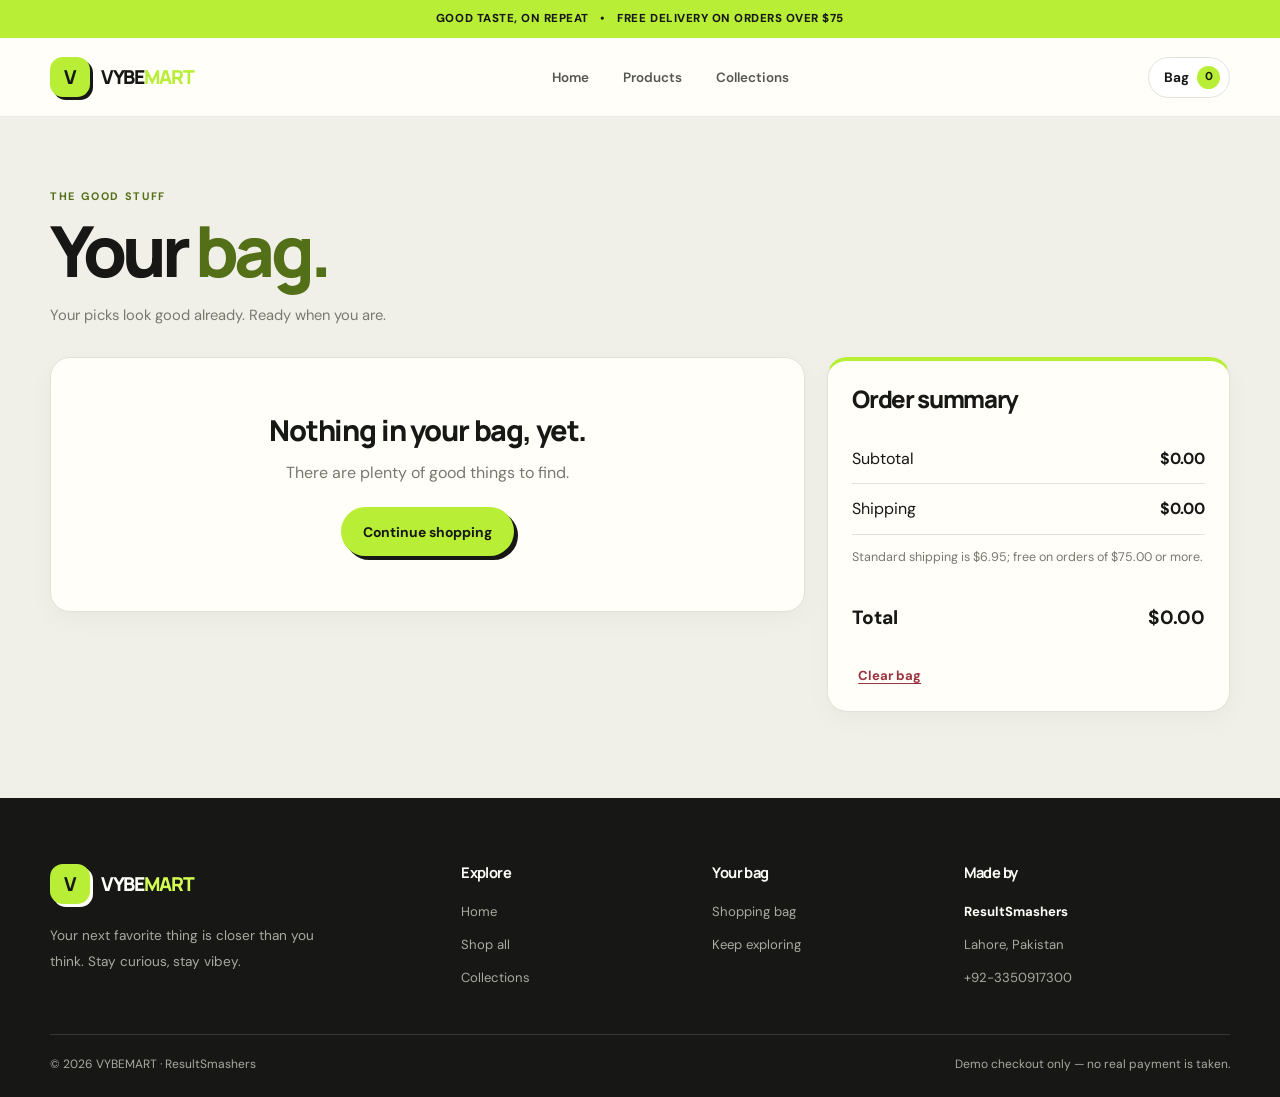
<file: cart.html>
<!doctype html>
<html lang="en">
<head>
  <meta charset="utf-8">
  <meta name="viewport" content="width=device-width, initial-scale=1">
  <meta name="theme-color" content="#151515">
  <meta name="description" content="Review your VYBEMART finds and complete a simulated checkout demonstration.">
  <title>Your bag — VYBEMART</title>
  <link rel="preconnect" href="https://fonts.googleapis.com">
  <link rel="preconnect" href="https://fonts.gstatic.com" crossorigin>
  <link href="https://fonts.googleapis.com/css2?family=DM+Sans:wght@400;500;600;700&family=Manrope:wght@500;600;700;800&display=swap" rel="stylesheet">
  <link rel="stylesheet" href="css/style.css">
  <script src="https://code.jquery.com/jquery-3.7.1.min.js" defer></script>
  <script src="js/store.js" defer></script>
  <script src="js/ui.js" defer></script>
</head>
<body data-page="cart">
  <div class="announcement-bar"><p>GOOD TASTE, ON REPEAT <span>•</span> FREE DELIVERY ON ORDERS OVER $75</p></div>
  <header class="site-header"><div class="container navbar">
    <a class="logo" href="index.html" aria-label="VYBEMART home"><span class="logo-icon">V</span><span>VYBE<span class="logo-accent">MART</span></span></a>
    <nav class="main-nav" aria-label="Main navigation"><a class="nav-link" href="index.html">Home</a><a class="nav-link" href="products.html">Products</a><a class="nav-link" href="index.html#categories">Collections</a></nav>
    <div class="nav-actions"><a class="cart-button" href="cart.html" aria-current="page" aria-label="Shopping cart, 0 items">Bag <span class="cart-count" data-cart-count aria-live="polite">0</span></a></div>
  </div></header>
  <main class="cart-page-section"><div class="container">
    <div class="cart-page-heading"><span class="eyebrow">THE GOOD STUFF</span><h1>Your <span class="text-accent">bag.</span></h1><p class="section-description">Your picks look good already. Ready when you are.</p></div>
    <div class="cart-layout">
      <div><div class="cart-items" data-cart-items aria-live="polite"></div><div class="empty-cart" data-empty-cart hidden><h2>Nothing in your bag, yet.</h2><p>There are plenty of good things to find.</p><a class="btn btn-primary" href="products.html">Continue shopping</a></div>
        <form class="checkout-form" data-checkout-form novalidate>
          <h2>Delivery details</h2><p class="checkout-notice">VYBEMART checkout demo. No payment is taken and your details are not saved.</p>
          <div class="checkout-grid">
            <div class="form-field"><label for="customer-name">Full name</label><input id="customer-name" name="name" type="text" autocomplete="name" minlength="2" maxlength="80" required aria-describedby="error-name"><span class="form-error" id="error-name"></span></div>
            <div class="form-field"><label for="customer-email">Email address</label><input id="customer-email" name="email" type="email" autocomplete="email" maxlength="254" required aria-describedby="error-email"><span class="form-error" id="error-email"></span></div>
            <div class="form-field"><label for="customer-phone">Phone number</label><input id="customer-phone" name="phone" type="tel" autocomplete="tel" inputmode="tel" maxlength="24" required aria-describedby="error-phone"><span class="form-error" id="error-phone"></span></div>
            <div class="form-field"><label for="customer-city">City</label><input id="customer-city" name="city" type="text" autocomplete="address-level2" maxlength="80" required aria-describedby="error-city"><span class="form-error" id="error-city"></span></div>
            <div class="form-field full-width"><label for="customer-address">Delivery address</label><textarea id="customer-address" name="address" autocomplete="street-address" minlength="5" maxlength="240" required aria-describedby="error-address"></textarea><span class="form-error" id="error-address"></span></div>
            <div class="form-field"><label for="customer-postal">Postal code</label><input id="customer-postal" name="postal" autocomplete="postal-code" maxlength="16" required aria-describedby="error-postal"><span class="form-error" id="error-postal"></span></div>
            <div class="form-field"><label for="payment-method">Payment method</label><select id="payment-method" name="payment" required aria-describedby="error-payment"><option value="">Choose a demo option</option><option value="card">Card (simulation only)</option><option value="cash">Cash on delivery (simulation)</option></select><span class="form-error" id="error-payment"></span></div>
          </div>
          <button class="btn btn-primary checkout-submit" type="submit">Place demo order</button>
        </form>
        <p class="checkout-message" data-checkout-message role="status" aria-live="polite" hidden></p>
      </div>
      <aside class="cart-summary" aria-label="Order summary"><h2>Order summary</h2><div class="cart-total-row"><span>Subtotal</span><strong data-subtotal>$0.00</strong></div><div class="cart-total-row"><span>Shipping</span><strong data-shipping>$0.00</strong></div><p class="shipping-note" data-shipping-note>Free shipping on orders of $75 or more.</p><div class="cart-total-row grand-total"><span>Total</span><strong data-total>$0.00</strong></div><button class="clear-cart" type="button" data-clear-cart>Clear bag</button></aside>
    </div>
  </div></main>
  <footer class="site-footer"><div class="container"><div class="footer-grid"><div class="footer-brand"><a class="logo footer-logo" href="index.html"><span class="logo-icon">V</span><span>VYBE<span class="logo-accent">MART</span></span></a><p>Your next favorite thing is closer than you think. Stay curious, stay vibey.</p></div><div class="footer-column"><h3>Explore</h3><a href="index.html">Home</a><a href="products.html">Shop all</a><a href="index.html#categories">Collections</a></div><div class="footer-column"><h3>Your bag</h3><a href="cart.html">Shopping bag</a><a href="products.html">Keep exploring</a></div><div class="footer-column"><h3>Made by</h3><p><strong>ResultSmashers</strong></p><p>Lahore, Pakistan</p><a href="tel:+923350917300">+92-3350917300</a></div></div><div class="footer-bottom"><p>© 2026 VYBEMART · ResultSmashers</p><p>Demo checkout only — no real payment is taken.</p></div></div></footer>
  <div class="toast" role="status" aria-live="polite" aria-atomic="true" hidden></div>
</body>
</html>
</file>
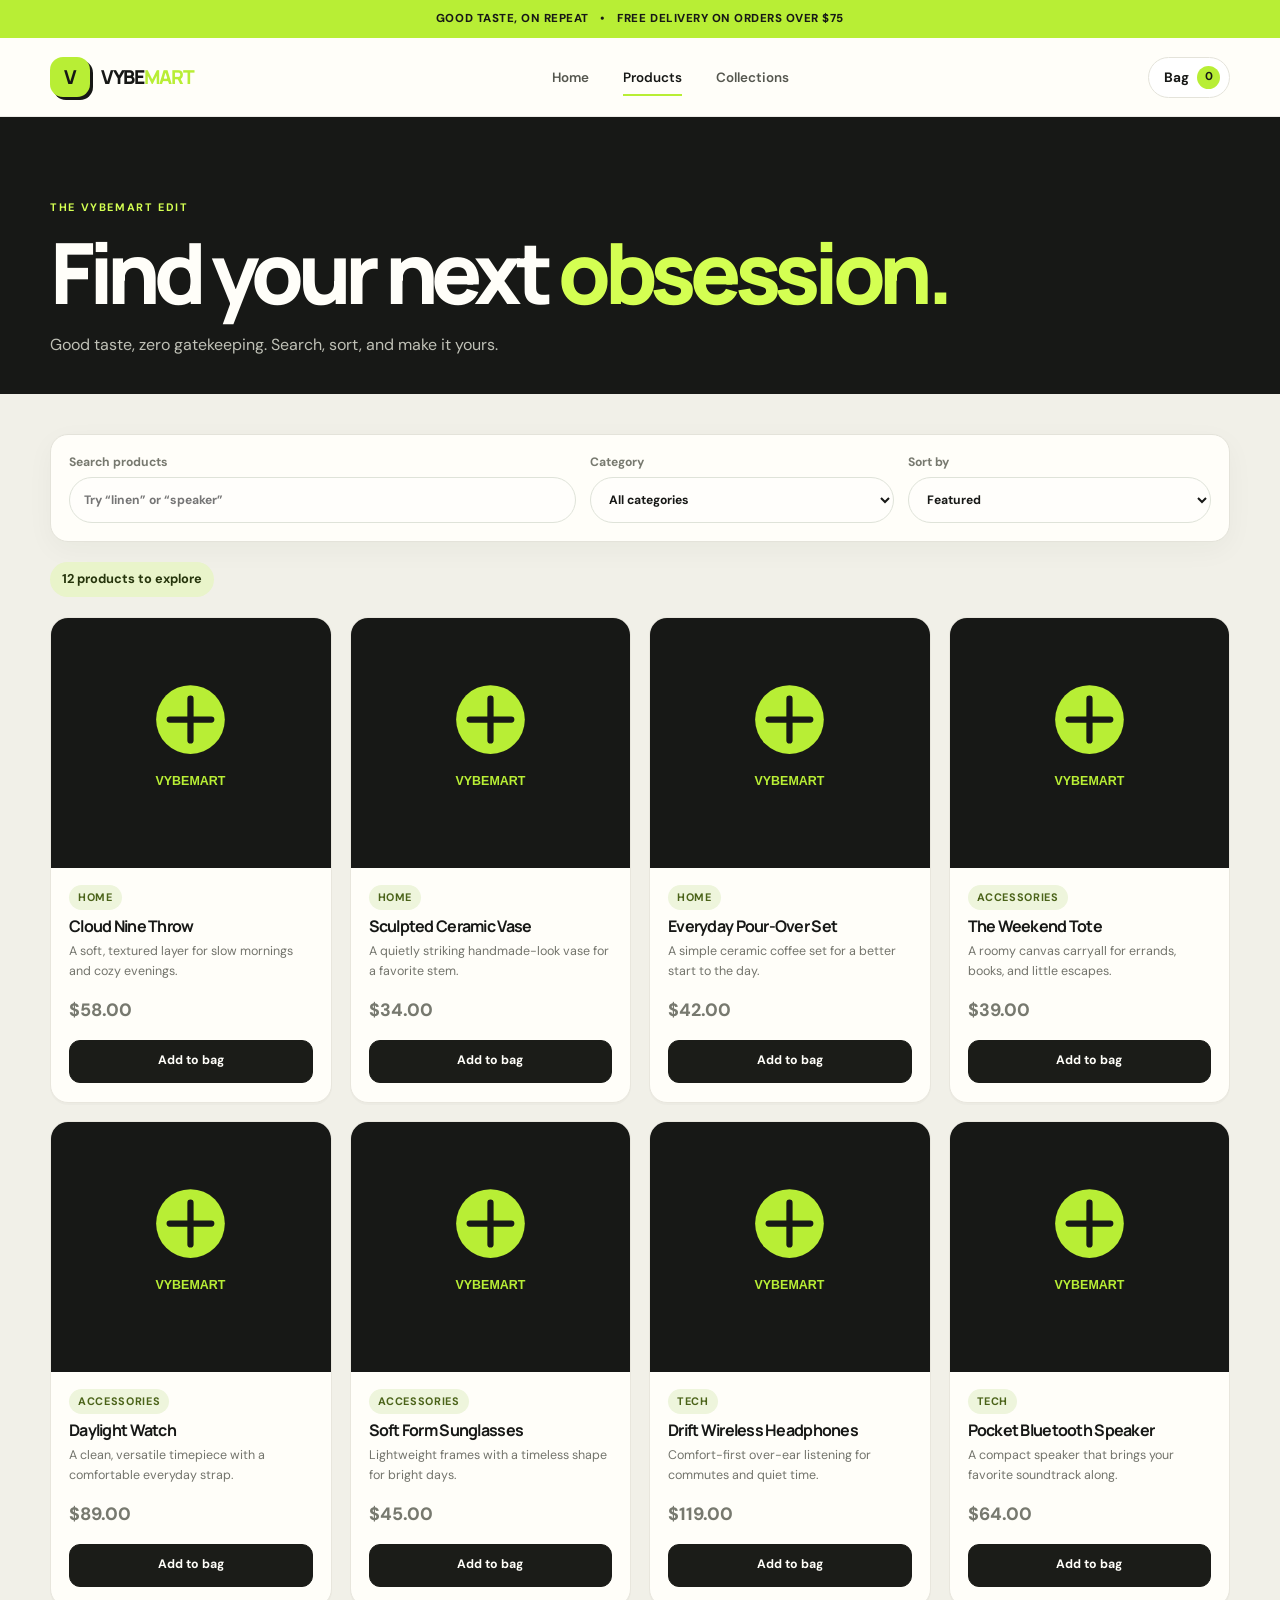
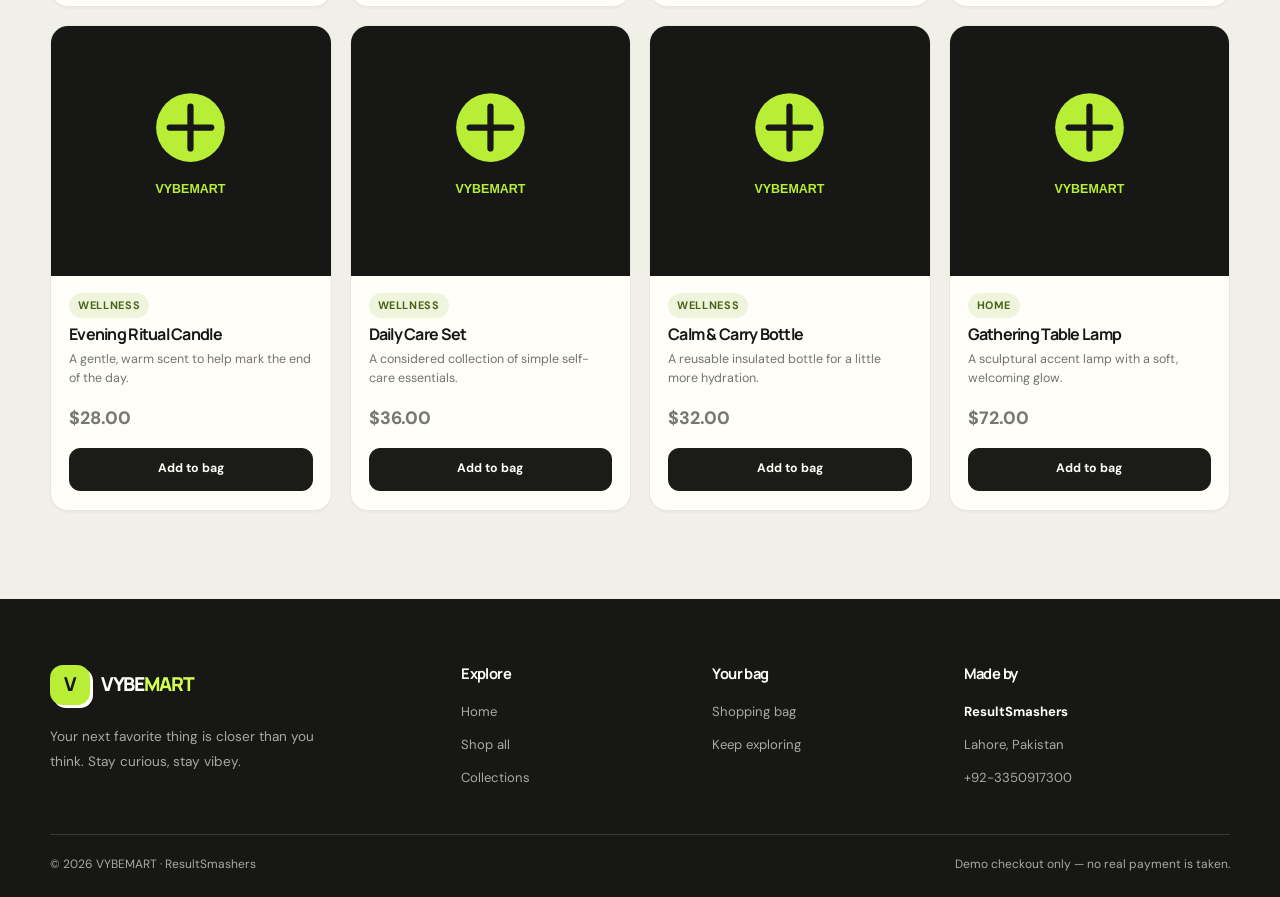
<file: products.html>
<!doctype html>
<html lang="en">
<head>
  <meta charset="utf-8">
  <meta name="viewport" content="width=device-width, initial-scale=1">
  <meta name="theme-color" content="#151515">
  <meta name="description" content="Shop the VYBEMART edit: style, home, tech, and wellness finds for your everyday.">
  <title>Shop the edit — VYBEMART</title>
  <link rel="preconnect" href="https://fonts.googleapis.com">
  <link rel="preconnect" href="https://fonts.gstatic.com" crossorigin>
  <link href="https://fonts.googleapis.com/css2?family=DM+Sans:wght@400;500;600;700&family=Manrope:wght@500;600;700;800&display=swap" rel="stylesheet">
  <link rel="stylesheet" href="css/style.css">
  <script src="https://code.jquery.com/jquery-3.7.1.min.js" defer></script>
  <script src="js/store.js" defer></script>
  <script src="js/ui.js" defer></script>
</head>
<body data-page="products">
  <div class="announcement-bar"><p>GOOD TASTE, ON REPEAT <span>•</span> FREE DELIVERY ON ORDERS OVER $75</p></div>
  <header class="site-header"><div class="container navbar">
    <a class="logo" href="index.html" aria-label="VYBEMART home"><span class="logo-icon">V</span><span>VYBE<span class="logo-accent">MART</span></span></a>
    <nav class="main-nav" aria-label="Main navigation"><a class="nav-link" href="index.html">Home</a><a class="nav-link active" href="products.html" aria-current="page">Products</a><a class="nav-link" href="index.html#categories">Collections</a></nav>
    <div class="nav-actions"><a class="cart-button" href="cart.html" aria-label="Shopping cart, 0 items">Bag <span class="cart-count" data-cart-count aria-live="polite">0</span></a></div>
  </div></header>
  <main>
    <section class="page-intro"><div class="container"><span class="eyebrow">THE VYBEMART EDIT</span><h1>Find your next <span class="text-accent">obsession.</span></h1><p>Good taste, zero gatekeeping. Search, sort, and make it yours.</p></div></section>
    <section class="section featured-section"><div class="container">
      <div class="products-toolbar" aria-label="Product filters">
        <label for="product-search">Search products<input id="product-search" class="search-input" type="search" placeholder="Try “linen” or “speaker”" autocomplete="off"></label>
        <label for="category-filter">Category<select id="category-filter" class="filter-select"><option value="all">All categories</option></select></label>
        <label for="price-sort">Sort by<select id="price-sort" class="filter-select"><option value="featured">Featured</option><option value="ascending">Price: low to high</option><option value="descending">Price: high to low</option></select></label>
      </div>
      <p class="product-result-count" data-product-count aria-live="polite">Loading products…</p>
      <div class="product-grid" data-product-grid aria-live="polite"><div class="loading-message"><span class="loading-spinner" aria-hidden="true"></span><p>Finding the good things…</p></div></div>
    </div></section>
  </main>
  <footer class="site-footer"><div class="container"><div class="footer-grid"><div class="footer-brand"><a class="logo footer-logo" href="index.html"><span class="logo-icon">V</span><span>VYBE<span class="logo-accent">MART</span></span></a><p>Your next favorite thing is closer than you think. Stay curious, stay vibey.</p></div><div class="footer-column"><h3>Explore</h3><a href="index.html">Home</a><a href="products.html">Shop all</a><a href="index.html#categories">Collections</a></div><div class="footer-column"><h3>Your bag</h3><a href="cart.html">Shopping bag</a><a href="products.html">Keep exploring</a></div><div class="footer-column"><h3>Made by</h3><p><strong>ResultSmashers</strong></p><p>Lahore, Pakistan</p><a href="tel:+923350917300">+92-3350917300</a></div></div><div class="footer-bottom"><p>© 2026 VYBEMART · ResultSmashers</p><p>Demo checkout only — no real payment is taken.</p></div></div></footer>
  <div class="toast" role="status" aria-live="polite" aria-atomic="true" hidden></div>
</body>
</html>
</file>
<file: css/style.css>
:root {
  color-scheme: light;
  --primary: #b8ee35;
  --primary-dark: #9ccc22;
  --accent: #d4ff52;
  --ink: #171816;
  --muted: #77796f;
  --surface: #fffef9;
  --background: #f4f3ec;
  --border: #e4e3da;
  --radius: 20px;
  --shadow: 0 14px 42px rgba(28,39,30,.08);
  --transition: 250ms ease;
}
* { box-sizing: border-box; }
html { scroll-behavior: smooth; scroll-padding-top: 90px; }
body { margin: 0; color: var(--ink); background: var(--surface); font: 16px/1.6 "DM Sans", sans-serif; }
img { display: block; width: 100%; object-fit: cover; }
a { color: inherit; text-decoration: none; }
button, input, select, textarea { font: inherit; }
button { cursor: pointer; }
h1,h2,h3,.logo { margin-top: 0; font-family: "Manrope", sans-serif; line-height: 1.2; letter-spacing: -.04em; }
h1 { margin-bottom: 0; font-size: clamp(3rem,6vw,5.3rem); font-weight: 800; }
h2 { margin-bottom: 0; font-size: clamp(2rem,4vw,3rem); font-weight: 800; }
h3 { margin-bottom: 0; font-size: 1.08rem; }
p { margin: 0; color: var(--muted); }
.container { width: min(1180px,calc(100% - 48px)); margin-inline: auto; }
.section { padding: 88px 0; }
.text-accent,.logo-accent { color: var(--primary); }
.eyebrow { display: inline-flex; align-items: center; gap: 9px; color: var(--primary); font-size: .72rem; font-weight: 700; letter-spacing: .12em; }
.eyebrow-dot,.tag-dot { width: 8px; height: 8px; border-radius: 50%; background: #30bf78; box-shadow: 0 0 0 4px rgba(48,191,120,.12); }
.announcement-bar { padding: 9px 16px; color: white; background: var(--ink); text-align: center; font-size: .78rem; }
.announcement-bar p { color: white; }
.announcement-bar span { padding-inline: 8px; color: var(--accent); }
.site-header { position: sticky; z-index: 100; top: 0; border-bottom: 1px solid rgba(233,233,241,.8); background: rgba(255,255,255,.94); backdrop-filter: blur(18px); }
.navbar { min-height: 78px; display: flex; justify-content: space-between; align-items: center; gap: 24px; }
.logo { display: inline-flex; align-items: center; gap: 10px; margin: 0; font-size: 1.45rem; font-weight: 800; white-space: nowrap; }
.logo-icon { display: grid; width: 37px; height: 37px; place-items: center; border-radius: 12px; color: white; background: var(--primary); box-shadow: 0 5px 14px rgba(53,88,68,.25); }
.main-nav,.nav-actions { display: flex; align-items: center; gap: 28px; }
.nav-link { color: #626275; font-size: .88rem; font-weight: 600; transition: color var(--transition); }
.nav-link:hover,.nav-link.active { color: var(--primary); }
.nav-actions { gap: 16px; }
.cart-button { display: flex; align-items: center; gap: 8px; font-size: .85rem; font-weight: 700; }
.cart-count { display: grid; min-width: 23px; height: 23px; padding: 0 5px; place-items: center; border-radius: 50px; color: white; background: var(--primary); font-size: .72rem; }
.btn { display: inline-flex; min-height: 49px; padding: 0 21px; justify-content: center; align-items: center; gap: 12px; border: 1px solid transparent; border-radius: 12px; font-size: .87rem; font-weight: 700; transition: transform var(--transition),box-shadow var(--transition),background var(--transition); }
.btn:hover { transform: translateY(-2px); }
.btn-primary { color: white; background: var(--primary); box-shadow: 0 9px 22px rgba(53,88,68,.23); }
.btn-primary:hover { background: var(--primary-dark); box-shadow: 0 13px 28px rgba(53,88,68,.3); }
.btn-secondary { border-color: var(--border); color: var(--ink); background: white; }
.btn-secondary:hover { border-color: var(--primary); background: #fafaff; }
.hero-section { position: relative; padding: 78px 0 90px; overflow: hidden; background: radial-gradient(ellipse at 80% 25%,rgba(210,235,121,.24),transparent 34%),radial-gradient(ellipse at 5% 85%,rgba(53,88,68,.08),transparent 32%),#fbfbf7; }
.hero-grid { display: grid; grid-template-columns: 1.02fr .98fr; align-items: center; gap: 65px; }
.hero-content { position: relative; z-index: 2; animation: fade-up 800ms both; }
.hero-content h1 { max-width: 620px; margin-top: 23px; }
.hero-description { max-width: 490px; margin-top: 24px; font-size: 1.02rem; line-height: 1.9; }
.hero-actions { display: flex; flex-wrap: wrap; gap: 12px; margin-top: 31px; }
.hero-trust { display: flex; align-items: center; gap: 24px; margin-top: 44px; }
.trust-item { display: flex; flex-direction: column; }
.trust-number { font: 800 1.35rem "Manrope",sans-serif; }
.trust-label { color: var(--muted); font-size: .75rem; }
.trust-divider { width: 1px; height: 38px; background: var(--border); }
.hero-visual { position: relative; min-width: 0; animation: fade-up 900ms 150ms both; }
.hero-image-frame { position: relative; z-index: 1; height: 480px; border-radius: 28px; }
.hero-image { height: 100%; border-radius: 28px; box-shadow: 0 30px 65px rgba(29,28,60,.13); }
.hero-floating-card { position: absolute; z-index: 2; bottom: 38px; left: -38px; display: flex; align-items: center; gap: 13px; padding: 17px 20px; border: 1px solid rgba(233,233,241,.8); border-radius: 17px; background: white; box-shadow: var(--shadow); animation: float 4s ease-in-out infinite; }
.floating-icon { display: grid; width: 42px; height: 42px; place-items: center; border-radius: 12px; color: var(--primary); background: #eef2e7; font-size: 1.4rem; }
.hero-floating-card strong { font-size: .83rem; }
.hero-floating-card p { font-size: .73rem; }
.hero-image-tag { position: absolute; top: 17px; right: 17px; display: flex; align-items: center; gap: 9px; padding: 10px 13px; border-radius: 50px; background: rgba(255,255,255,.94); font-size: .7rem; font-weight: 700; }
.hero-decoration { position: absolute; border-radius: 50%; pointer-events: none; }
.hero-decoration-one { top: -25px; right: -25px; width: 100px; height: 100px; border: 18px solid rgba(53,88,68,.13); }
.hero-decoration-two { top: 80px; left: -35px; width: 40px; height: 40px; background: var(--accent); }
.benefits-section { padding: 27px 0; border-block: 1px solid var(--border); }
.benefits-grid { display: grid; grid-template-columns: repeat(4,1fr); gap: 22px; }
.benefit-item { display: flex; align-items: center; gap: 14px; }
.benefit-icon { display: grid; flex: 0 0 45px; height: 45px; place-items: center; border-radius: 14px; color: var(--primary); background: #eef2e7; font-size: 1.3rem; }
.benefit-item h3 { font-size: .88rem; letter-spacing: -.02em; }
.benefit-item p { margin-top: 3px; font-size: .74rem; }
.section-heading { display: flex; justify-content: space-between; align-items: end; gap: 24px; margin-bottom: 38px; }
.section-heading h2 { margin-top: 10px; }
.section-description { margin-top: 11px; font-size: .92rem; }
.text-link { display: inline-flex; flex-shrink: 0; align-items: center; gap: 9px; color: var(--primary); font-size: .85rem; font-weight: 700; }
.text-link span { transition: transform var(--transition); }
.text-link:hover span { transform: translateX(5px); }
.categories-section { background: white; }
.category-grid { display: grid; grid-template-columns: repeat(4,1fr); gap: 20px; }
.category-card { display: grid; min-width: 0; grid-template-areas: "tile"; }
.category-image-wrap { position: relative; height: 280px; overflow: hidden; border-radius: 22px; background: #e9eae2; grid-area: tile; }
.category-image-wrap img { height: 100%; transition: transform 600ms cubic-bezier(.2,.7,.2,1); }
.category-image-wrap::after { position: absolute; inset: 35% 0 0; background: linear-gradient(transparent,rgba(17,25,19,.7)); content: ""; }
.category-card:hover img,.category-card:focus-visible img { transform: scale(1.07); }
.category-info { z-index: 1; align-self: end; padding: 60px 18px 20px; color: white; grid-area: tile; }
.category-info h3 { font-size: 1.05rem; }
.category-info p { margin-top: 5px; color: rgba(255,255,255,.82); font-size: .8rem; }
.featured-section { background: var(--background); }
.product-grid { display: grid; grid-template-columns: repeat(4,minmax(0,1fr)); gap: 22px; }
.product-card { position: relative; display: flex; min-width: 0; flex-direction: column; overflow: hidden; border: 1px solid var(--border); border-radius: 20px; background: var(--surface); transition: transform 300ms ease,box-shadow 300ms ease,border-color 300ms ease; }
.product-card:hover { transform: translateY(-5px); border-color: #cbd7c3; box-shadow: 0 18px 38px rgba(32,48,35,.11); }
.product-image,.product-image-wrap { position: relative; height: 230px; overflow: hidden; background: #f0f0f5; }
.product-image img,.product-image-wrap img { height: 100%; transition: transform 500ms ease; }
.product-card:hover .product-image img,.product-card:hover .product-image-wrap img { transform: scale(1.05); }
.product-info { display: flex; flex: 1; flex-direction: column; padding: 17px; }
.product-category { color: var(--primary); font-size: .68rem; font-weight: 700; letter-spacing: .08em; text-transform: uppercase; }
.product-name { margin: 7px 0 0; font-size: 1rem; }
.product-description { margin-top: 6px; font-size: .78rem; }
.product-price { margin-top: auto; padding-top: 15px; font-size: 1.05rem; font-weight: 800; }
.product-actions { display: flex; gap: 8px; margin-top: 15px; }
.add-to-cart { min-height: 40px; padding: 8px 12px; border: 1px solid var(--border); border-radius: 10px; background: white; font-size: .77rem; font-weight: 700; transition: all var(--transition); }
.add-to-cart:hover { border-color: var(--primary); color: white; background: var(--primary); }
.loading-message { grid-column: 1/-1; display: flex; min-height: 200px; flex-direction: column; justify-content: center; align-items: center; gap: 13px; }
.loading-message p { font-size: .9rem; }
.loading-spinner { width: 35px; height: 35px; border: 3px solid var(--border); border-top-color: var(--primary); border-radius: 50%; animation: spin 800ms linear infinite; }
.products-toolbar { display: flex; flex-wrap: wrap; align-items: end; gap: 14px; margin-bottom: 18px; }
.products-toolbar label { display: flex; flex-direction: column; gap: 5px; color: var(--muted); font-size: .76rem; font-weight: 700; }
.products-toolbar input,.products-toolbar select { min-width: 170px; min-height: 46px; padding: 0 14px; border: 1px solid var(--border); border-radius: 11px; outline: none; color: var(--ink); background: white; }
.products-toolbar input { min-width: min(280px,100%); }
.products-toolbar input:focus,.products-toolbar select:focus { border-color: var(--primary); box-shadow: 0 0 0 3px rgba(53,88,68,.1); }
.product-result-count { margin: 0 0 18px; font-size: .85rem; }
.empty-state,.error-state { grid-column: 1/-1; padding: 38px 20px; border: 1px solid var(--border); border-radius: 16px; text-align: center; background: white; }
.empty-state h2,.error-state h2 { font-size: 1.35rem; }
.empty-state p,.error-state p { margin: 8px 0 18px; }
.page-intro { padding: 68px 0 28px; background: var(--background); }
.page-intro h1 { margin-top: 10px; font-size: clamp(2.4rem,5vw,4rem); }
.page-intro p { margin-top: 12px; }
.newsletter-section { padding: 65px 0; border-top: 1px solid var(--border); }
.newsletter-inner { display: flex; justify-content: space-between; align-items: center; gap: 28px; }
.newsletter-inner h2 { margin-top: 10px; font-size: clamp(1.8rem,3vw,2.5rem); }
.newsletter-inner p { margin-top: 9px; font-size: .9rem; }
.newsletter-form { display: grid; width: min(100%,440px); grid-template-columns: minmax(180px,1fr) auto; gap: 10px; }
.newsletter-form input,.checkout-form input,.checkout-form select,.checkout-form textarea { width: 100%; min-height: 46px; padding: 11px 13px; border: 1px solid var(--border); border-radius: 10px; color: var(--ink); background: #fff; }
.newsletter-form input:focus,.checkout-form input:focus,.checkout-form select:focus,.checkout-form textarea:focus { border-color: var(--primary); outline: 3px solid rgba(53,88,68,.12); }
.newsletter-form .form-message { grid-column: 1/-1; min-height: 1.4em; font-size: .82rem; }
.newsletter-form .btn { min-height: 46px; }
.site-footer { padding: 65px 0 20px; color: white; background: #19251e; }
.footer-grid { display: grid; grid-template-columns: 1.4fr .7fr .7fr 1fr; gap: 45px; padding-bottom: 48px; }
.footer-logo { color: white; }
.footer-brand>p { max-width: 300px; margin-top: 19px; color: #b5b5c5; font-size: .85rem; line-height: 1.9; }
.footer-column { display: flex; flex-direction: column; align-items: flex-start; gap: 12px; }
.footer-column h3 { margin-bottom: 7px; font-size: .92rem; }
.footer-column>a,.footer-column>p { color: #b5b5c5; font-size: .82rem; }
.footer-column>a:hover { color: var(--accent); }
.footer-bottom { display: flex; justify-content: space-between; gap: 20px; padding-top: 20px; border-top: 1px solid #333343; }
.footer-bottom p { color: #a6a6b7; font-size: .75rem; }
.cart-page-section { padding: 55px 0 80px; background: var(--background); }
.cart-page-heading { margin-bottom: 24px; }
.cart-page-heading h1 { font-size: clamp(2.2rem,4vw,3.2rem); }
.cart-layout { display: grid; grid-template-columns: minmax(0,1.5fr) minmax(280px,.8fr); align-items: start; gap: 30px; }
.cart-items { min-width: 0; }
.cart-item,.cart-summary,.checkout-form,.empty-cart { padding: 24px; border: 1px solid var(--border); border-radius: 18px; background: white; }
.cart-item { display: flex; align-items: center; gap: 18px; margin-bottom: 15px; }
.cart-item img { flex: 0 0 95px; width: 95px; height: 95px; border-radius: 12px; }
.cart-item-main { flex: 1; min-width: 130px; }
.cart-item-main h3 { font-size: 1rem; }
.cart-item-main p { margin-top: 4px; font-size: .82rem; }
.cart-item-controls { display: flex; justify-content: space-between; align-items: center; flex-wrap: wrap; gap: 12px; margin-top: 14px; }
.quantity-controls { display: inline-flex; align-items: center; gap: 12px; }
.quantity-controls button { width: 33px; height: 33px; border: 1px solid var(--border); border-radius: 9px; background: white; }
.quantity-controls button:hover { border-color: var(--primary); color: var(--primary); }
.remove-item,.clear-cart { border: 0; color: #9b3441; background: transparent; font-size: .8rem; font-weight: 700; text-decoration: underline; text-underline-offset: 3px; }
.cart-summary { position: sticky; top: 110px; }
.cart-summary h2 { margin-bottom: 20px; font-size: 1.5rem; }
.cart-total-row { display: flex; justify-content: space-between; gap: 15px; padding: 12px 0; border-bottom: 1px solid var(--border); }
.cart-total-row:last-of-type { border-bottom: 0; }
.cart-total-row.grand-total { padding-top: 17px; font-size: 1.08rem; font-weight: 800; }
.shipping-note { margin: 13px 0 18px; font-size: .78rem; }
.clear-cart { margin-top: 18px; font-size: .82rem; }
.checkout-form { margin-top: 20px; }
.checkout-form h2 { margin-bottom: 6px; font-size: 1.5rem; }
.checkout-notice { margin-bottom: 18px; font-size: .82rem; }
.checkout-grid { display: grid; grid-template-columns: 1fr 1fr; gap: 14px; }
.form-field { display: flex; flex-direction: column; gap: 6px; }
.form-field.full-width { grid-column: 1/-1; }
.form-field label { font-size: .82rem; font-weight: 700; }
.form-field textarea { min-height: 85px; resize: vertical; }
.form-error { min-height: 1.1em; color: #a42d39; font-size: .74rem; }
.checkout-submit { width: 100%; margin-top: 12px; }
.checkout-message { margin-top: 14px; padding: 13px; border-radius: 10px; font-size: .86rem; }
.checkout-message.success { color: #145a3c; background: #e6f6ee; }
.checkout-message.error { color: #8c2631; background: #fff0f0; }
.empty-cart { padding: 55px 25px; text-align: center; }
.empty-cart h2 { font-size: 1.8rem; }
.empty-cart p { margin: 12px 0 22px; }
.toast { position: fixed; z-index: 1000; right: 24px; bottom: 24px; max-width: min(360px,calc(100% - 48px)); padding: 15px 20px; border-radius: 13px; color: white; background: #242238; box-shadow: var(--shadow); }
.toast.success { background: #176c47; }
.toast.error { background: #a42d39; }
.visually-hidden { position: absolute; width: 1px; height: 1px; padding: 0; margin: -1px; overflow: hidden; clip: rect(0,0,0,0); white-space: nowrap; border: 0; }
a:focus-visible,button:focus-visible,input:focus-visible,select:focus-visible,textarea:focus-visible { outline: 3px solid rgba(53,88,68,.6); outline-offset: 3px; }
@keyframes fade-up { from { opacity: 0; transform: translateY(24px); } to { opacity: 1; transform: translateY(0); } }
@keyframes float { 0%,100% { transform: translateY(0); } 50% { transform: translateY(-10px); } }
@keyframes spin { to { transform: rotate(360deg); } }
@media (max-width:1000px) {
  .hero-grid { gap: 35px; }
  .hero-image-frame { height: 420px; }
  .benefits-grid { grid-template-columns: repeat(2,1fr); row-gap: 24px; }
  .category-grid,.product-grid { grid-template-columns: repeat(2,minmax(0,1fr)); }
  .category-image-wrap { height: 280px; }
  .footer-grid { grid-template-columns: repeat(2,1fr); }
}
@media (max-width:700px) {
  .container { width: min(100% - 32px,540px); }
  .section { padding: 64px 0; }
  .announcement-bar { font-size: .67rem; }
  .navbar { min-height: 70px; flex-wrap: wrap; gap: 12px; padding-block: 12px; }
  .logo { font-size: 1.25rem; }
  .logo-icon { width: 33px; height: 33px; }
  .main-nav { order: 3; width: 100%; justify-content: space-between; gap: 12px; padding-top: 8px; border-top: 1px solid var(--border); }
  .nav-link { font-size: .77rem; }
  .nav-actions { gap: 12px; }
  .hero-section { padding: 58px 0 65px; }
  .hero-grid { grid-template-columns: 1fr; gap: 42px; }
  h1 { font-size: clamp(2.8rem,12vw,4.3rem); }
  .hero-description { font-size: .93rem; }
  .hero-trust { margin-top: 32px; }
  .hero-image-frame { height: 340px; }
  .hero-floating-card { bottom: 15px; left: 10px; padding: 12px; }
  .benefits-grid { grid-template-columns: 1fr 1fr; gap: 22px 12px; }
  .benefit-item { gap: 10px; }
  .benefit-icon { flex-basis: 38px; height: 38px; border-radius: 11px; }
  .benefit-item h3 { font-size: .78rem; }
  .benefit-item p { font-size: .68rem; }
  .section-heading { align-items: flex-start; flex-direction: column; gap: 16px; margin-bottom: 28px; }
  .category-grid,.product-grid { gap: 13px; }
  .category-image-wrap { height: 185px; border-radius: 15px; }
  .category-info h3 { font-size: .9rem; }
  .category-info p { font-size: .72rem; }
  .product-image,.product-image-wrap { height: 175px; }
  .product-info { padding: 12px; }
  .product-name { font-size: .87rem; }
  .product-price { font-size: .95rem; }
  .newsletter-inner { align-items: flex-start; flex-direction: column; }
  .newsletter-form { grid-template-columns: 1fr; }
  .newsletter-form .btn { width: 100%; }
  .footer-grid { grid-template-columns: 1fr 1fr; gap: 35px 22px; }
  .footer-bottom { flex-direction: column; gap: 8px; }
  .cart-layout { grid-template-columns: 1fr; }
  .cart-summary { position: static; }
  .cart-item { align-items: flex-start; flex-wrap: wrap; padding: 16px; }
  .checkout-grid { grid-template-columns: 1fr; }
  .form-field.full-width { grid-column: auto; }
  .page-intro { padding: 48px 0 20px; }
  .products-toolbar { align-items: stretch; flex-direction: column; }
  .products-toolbar input,.products-toolbar select { width: 100%; }
}
@media (max-width:380px) {
  .container { width: calc(100% - 24px); }
  .main-nav { gap: 8px; }
  .nav-link { font-size: .7rem; }
  .cart-button { gap: 5px; font-size: .75rem; }
  .hero-actions .btn { width: 100%; }
  .category-image-wrap { height: 155px; }
  .product-image,.product-image-wrap { height: 145px; }
  .product-info { padding: 10px; }
  .footer-grid { grid-template-columns: 1fr; }
}
@keyframes rise-in { from { opacity: 0; transform: translateY(18px); } to { opacity: 1; transform: translateY(0); } }
@keyframes toast-in { from { opacity: 0; transform: translateY(12px); } to { opacity: 1; transform: translateY(0); } }
.category-card,.product-card { animation: rise-in 650ms cubic-bezier(.2,.7,.2,1) backwards; }
.category-card:nth-child(2),.product-card:nth-child(2) { animation-delay: 70ms; }
.category-card:nth-child(3),.product-card:nth-child(3) { animation-delay: 140ms; }
.category-card:nth-child(4),.product-card:nth-child(4) { animation-delay: 210ms; }
.product-card:nth-child(5) { animation-delay: 50ms; }
.product-card:nth-child(6) { animation-delay: 100ms; }
.product-card:nth-child(7) { animation-delay: 150ms; }
.product-card:nth-child(8) { animation-delay: 200ms; }
.product-card:nth-child(9) { animation-delay: 50ms; }
.product-card:nth-child(10) { animation-delay: 100ms; }
.product-card:nth-child(11) { animation-delay: 150ms; }
.product-card:nth-child(12) { animation-delay: 200ms; }
.category-card { position: relative; overflow: hidden; border-radius: 22px; }
.category-card:focus-visible { outline: 3px solid rgba(53,88,68,.6); outline-offset: 4px; }
.category-info h3::after { display: inline-block; margin-left: 8px; content: "↗"; transition: transform var(--transition); }
.category-card:hover .category-info h3::after,.category-card:focus-visible .category-info h3::after { transform: translate(3px,-3px); }
.products-toolbar { padding: 18px; border: 1px solid var(--border); border-radius: 18px; background: var(--surface); box-shadow: 0 8px 28px rgba(28,39,30,.04); }
.page-intro + .featured-section { padding-top: 52px; }
.products-toolbar label { flex: 1 1 175px; }
.products-toolbar label:first-child { flex: 2 1 250px; }
.products-toolbar input,.products-toolbar select { width: 100%; border-color: #dfe3d9; background: #fffefb; }
.product-result-count { display: inline-flex; margin-bottom: 20px; padding: 7px 12px; border-radius: 50px; color: var(--primary); background: #eef2e7; font-size: .8rem; font-weight: 700; }
.product-image-wrap { background: #f0f0e9; }
.product-category { display: inline-flex; align-self: flex-start; padding: 4px 9px; border-radius: 50px; background: #eef2e7; letter-spacing: .06em; }
.product-description { line-height: 1.55; }
.add-to-cart { width: 100%; min-height: 43px; border-color: #dfe3d9; border-radius: 11px; }
.add-to-cart:hover { box-shadow: 0 8px 18px rgba(53,88,68,.16); transform: translateY(-1px); }
.toast { animation: toast-in 220ms ease-out both; }
@media (max-width:700px) {
  .products-toolbar { padding: 14px; }
  .category-image-wrap { height: 205px; }
  .category-info { padding: 48px 12px 14px; }
  .category-info h3 { font-size: .84rem; }
  .category-info p { font-size: .68rem; }
}
@media (max-width:380px) {
  .category-image-wrap { height: 175px; }
}
@media (prefers-reduced-motion:reduce) {
  *,*::before,*::after { scroll-behavior: auto !important; animation-duration: .01ms !important; animation-iteration-count: 1 !important; transition-duration: .01ms !important; }
}

/* VYBEMART's high-contrast visual identity. */
::selection { color: #161713; background: var(--accent); }
body { background: var(--surface); }
.announcement-bar { padding-block: 10px; background: var(--primary); color: #171816; font-size: .72rem; font-weight: 800; letter-spacing: .045em; text-transform: uppercase; }
.announcement-bar p { color: inherit; }
.announcement-bar span { color: #171816; }
.site-header { border-color: rgba(23,24,22,.08); background: rgba(255,254,249,.92); }
.logo { gap: 11px; font-size: 1.2rem; font-weight: 800; letter-spacing: -.07em; }
.logo-icon { width: 40px; height: 40px; border-radius: 13px; color: #171816; background: var(--primary); box-shadow: 3px 3px 0 #171816; }
.logo-accent { color: var(--primary); }
.main-nav { gap: 34px; }
.nav-link { position: relative; color: #55574f; font-size: .84rem; }
.nav-link::after { position: absolute; right: 0; bottom: -8px; left: 0; height: 2px; background: var(--primary); content: ""; transform: scaleX(0); transform-origin: right; transition: transform var(--transition); }
.nav-link:hover::after,.nav-link.active::after { transform: scaleX(1); transform-origin: left; }
.nav-link:hover,.nav-link.active { color: var(--ink); }
.cart-button { padding: 8px 9px 8px 15px; border: 1px solid var(--border); border-radius: 50px; background: white; }
.cart-count { color: #171816; background: var(--primary); }
.text-accent,.eyebrow,.text-link { color: #506e12; }
.eyebrow { font-size: .68rem; letter-spacing: .15em; }
.eyebrow-dot,.tag-dot { background: var(--primary); box-shadow: 0 0 0 4px rgba(184,238,53,.25); }
.btn { border-radius: 50px; }
.btn-primary { color: #171816; background: var(--primary); box-shadow: 4px 4px 0 #171816; }
.btn-primary:hover { color: #171816; background: #c9ff4b; box-shadow: 2px 2px 0 #171816; transform: translate(2px,2px); }
.btn-secondary { border-color: rgba(255,255,255,.35); color: var(--ink); background: rgba(255,255,255,.78); }
.btn-secondary:hover { border-color: var(--primary); background: white; }
.hero-section { padding: 78px 0 86px; background: radial-gradient(ellipse at 83% 12%,rgba(184,238,53,.11),transparent 32%),#171816; color: #fffef9; }
.hero-grid { grid-template-columns: 1.02fr .98fr; gap: 54px; }
.hero-content { animation: fade-up 750ms both; }
.hero-content .eyebrow { color: var(--accent); }
.hero-content h1 { max-width: 700px; margin-top: 24px; font-size: clamp(4rem,7.2vw,7.2rem); line-height: .99; letter-spacing: -.085em; }
.hero-content h1 .text-accent { color: var(--accent); font-style: italic; }
.hero-description { max-width: 470px; margin-top: 27px; color: #c2c4b9; font-size: 1.04rem; line-height: 1.75; }
.hero-trust { gap: 27px; margin-top: 47px; }
.trust-number { color: var(--accent); font-size: 1.45rem; }
.trust-label { color: #a4a69b; }
.trust-divider { background: #45463e; }
.hero-image-frame { height: 540px; border: 1px solid rgba(255,255,255,.15); border-radius: 34px 34px 120px 34px; transform: rotate(1.5deg); }
.hero-image { border-radius: inherit; box-shadow: 0 35px 80px rgba(0,0,0,.28); }
.hero-visual { animation: fade-up 850ms 100ms both; }
.hero-floating-card { bottom: 35px; left: -34px; border: 1px solid rgba(23,24,22,.1); border-radius: 16px; box-shadow: 5px 5px 0 var(--primary); }
.floating-icon { color: #171816; background: var(--primary); }
.hero-image-tag { top: 18px; right: 18px; background: var(--primary); color: #171816; font-size: .66rem; letter-spacing: .06em; }
.hero-image-tag .eyebrow-dot { background: #171816; box-shadow: none; }
.hero-decoration-one { border-color: rgba(184,238,53,.45); }
.hero-decoration-two { background: var(--primary); }
.benefits-section { padding: 24px 0; border-color: #e8e7df; background: #fffef9; }
.benefit-icon { border-radius: 50%; color: #171816; background: var(--primary); }
.section-heading { margin-bottom: 34px; }
.section-heading h2 { letter-spacing: -.065em; }
.section-description { color: var(--muted); }
.text-link { color: #354b0c; }
.categories-section { background: #fffef9; }
.category-grid { gap: 16px; }
.category-card { border-radius: 24px; }
.category-image-wrap { height: 330px; border-radius: 24px; background: #262720; }
.category-image-wrap::after { background: linear-gradient(transparent 25%,rgba(14,15,12,.82)); }
.category-image-wrap img { filter: saturate(.85); }
.category-card:hover img,.category-card:focus-visible img { filter: saturate(1.15); }
.category-info { padding: 60px 18px 20px; }
.category-info h3 { font-size: 1.08rem; letter-spacing: -.045em; }
.category-info h3::after { color: var(--accent); }
.featured-section { background: #f1f0e8; }
.product-grid { gap: 18px; }
.product-card { border-color: #e8e6dd; border-radius: 18px; box-shadow: 0 2px 0 rgba(23,24,22,.02); }
.product-card:hover { border-color: var(--primary); box-shadow: 0 16px 32px rgba(23,24,22,.12); }
.product-image,.product-image-wrap { height: 250px; background: #eeede5; }
.product-info { padding: 17px 18px 19px; }
.product-category { color: #4b6319; background: #eef5dc; }
.product-name { letter-spacing: -.045em; }
.product-description { min-height: 2.6em; color: #73746c; }
.product-price { font-size: 1.12rem; }
.add-to-cart { border-color: #1b1c18; color: #fffef9; background: #1b1c18; transition: transform var(--transition),background var(--transition),color var(--transition); }
.add-to-cart:hover { border-color: var(--primary); color: #171816; background: var(--primary); }
.products-toolbar { border-radius: 18px; background: #fffef9; }
.products-toolbar input,.products-toolbar select { border-radius: 50px; }
.product-result-count { color: #26350c; background: #e9f4ca; }
.page-intro { padding: 76px 0 36px; background: #171816; color: #fffef9; }
.page-intro .eyebrow { color: var(--accent); }
.page-intro h1 { max-width: 900px; font-size: clamp(3.1rem,6.6vw,6rem); line-height: 1.02; letter-spacing: -.075em; }
.page-intro h1 .text-accent { color: var(--accent); }
.page-intro p { margin-top: 17px; color: #bfc0b6; }
.page-intro + .featured-section { padding-top: 40px; }
.products-toolbar { margin-bottom: 20px; }
.newsletter-section { position: relative; overflow: hidden; padding: 78px 0; border: 0; background: var(--primary); }
.newsletter-section::after { position: absolute; top: -100px; right: -35px; width: 280px; height: 280px; border: 1px solid rgba(23,24,22,.2); border-radius: 50%; box-shadow: 0 0 0 28px rgba(23,24,22,.035),0 0 0 58px rgba(23,24,22,.035); content: ""; pointer-events: none; }
.newsletter-inner { position: relative; z-index: 1; }
.newsletter-inner .eyebrow { color: #28370c; }
.newsletter-inner h2 { max-width: 560px; font-size: clamp(2.4rem,5vw,4.3rem); line-height: 1; letter-spacing: -.07em; }
.newsletter-inner .text-accent { color: #fffef9; }
.newsletter-inner p { color: rgba(23,24,22,.72); }
.newsletter-form input { border-color: rgba(23,24,22,.15); border-radius: 50px; }
.newsletter-form .btn-primary { border-color: #171816; color: var(--accent); background: #171816; box-shadow: 4px 4px 0 rgba(23,24,22,.25); }
.newsletter-form .form-message { color: #26350c; }
.site-footer { padding: 66px 0 23px; background: #171816; }
.footer-grid { grid-template-columns: 1.4fr .8fr .8fr 1fr; gap: 38px; padding-bottom: 46px; }
.footer-logo { color: #fffef9; }
.footer-logo .logo-accent { color: var(--accent); }
.footer-logo .logo-icon { box-shadow: 3px 3px 0 #fffef9; }
.footer-brand>p { color: #aaa99f; }
.footer-column h3 { color: #fffef9; }
.footer-column>a,.footer-column>p { color: #aaa99f; }
.footer-column>p strong { color: #fffef9; }
.footer-column>a:hover { color: var(--accent); }
.footer-bottom { border-color: #373832; }
.footer-bottom p { color: #aaa99f; }
.cart-page-section { padding: 65px 0 86px; background: #f1f0e8; }
.cart-page-heading { margin-bottom: 30px; }
.cart-page-heading .eyebrow { color: #536f18; }
.cart-page-heading h1 { font-size: clamp(3rem,5.5vw,5rem); letter-spacing: -.07em; }
.cart-page-heading .text-accent { color: #536f18; }
.cart-layout { gap: 22px; }
.cart-item,.cart-summary,.checkout-form,.empty-cart { border-color: #e3e1d8; border-radius: 20px; background: #fffef9; box-shadow: 0 8px 25px rgba(23,24,22,.035); }
.cart-item { transition: border-color var(--transition),transform var(--transition); }
.cart-item:hover { border-color: #bdde72; transform: translateY(-2px); }
.cart-summary { border-top: 4px solid var(--primary); }
.cart-summary h2,.checkout-form h2 { letter-spacing: -.055em; }
.cart-total-row.grand-total { font-size: 1.2rem; }
.quantity-controls { padding: 3px; border: 1px solid var(--border); border-radius: 50px; background: #fff; }
.quantity-controls button { border-radius: 50%; }
.quantity-controls button:hover { border-color: var(--primary); color: #171816; background: var(--primary); }
.checkout-form { margin-top: 18px; }
.checkout-notice { padding: 11px 13px; border-radius: 12px; background: #f3f4eb; }
.newsletter-form input,.checkout-form input,.checkout-form select,.checkout-form textarea { border-color: #dfded5; border-radius: 12px; }
.newsletter-form input:focus,.checkout-form input:focus,.checkout-form select:focus,.checkout-form textarea:focus { border-color: #9ccc22; outline-color: rgba(184,238,53,.35); }
.toast { border: 1px solid rgba(255,255,255,.15); border-radius: 14px; }
a:focus-visible,button:focus-visible,input:focus-visible,select:focus-visible,textarea:focus-visible { outline-color: rgba(130,174,28,.75); }
@media (max-width:1000px) {
  .hero-content h1 { font-size: clamp(4rem,8vw,6rem); }
  .hero-image-frame { height: 460px; }
  .category-image-wrap { height: 290px; }
  .footer-grid { gap: 30px; }
}
@media (max-width:700px) {
  .announcement-bar { font-size: .59rem; }
  .navbar { flex-wrap: nowrap; }
  .logo { gap: 7px; font-size: 1rem; }
  .logo-icon { width: 35px; height: 35px; }
  .main-nav { order: initial; width: auto; justify-content: center; gap: 18px; padding-top: 0; border: 0; }
  .nav-link { font-size: .74rem; }
  .nav-link::after { bottom: -5px; }
  .hero-section { padding: 57px 0 65px; }
  .hero-grid { gap: 36px; }
  .hero-content h1 { margin-top: 20px; font-size: clamp(3.7rem,15vw,5.6rem); }
  .hero-description { margin-top: 20px; }
  .hero-trust { margin-top: 31px; }
  .hero-image-frame { height: 390px; border-radius: 26px 26px 85px 26px; }
  .hero-floating-card { bottom: 20px; left: 8px; }
  .hero-image-tag { top: 12px; right: 12px; }
  .benefit-item h3 { font-size: .75rem; }
  .category-grid { gap: 12px; }
  .category-image-wrap { height: 210px; border-radius: 18px; }
  .category-card { border-radius: 18px; }
  .category-info { padding: 45px 12px 13px; }
  .category-info h3 { font-size: .85rem; }
  .category-info p { font-size: .68rem; }
  .page-intro { padding: 58px 0 32px; }
  .page-intro h1 { font-size: clamp(3rem,13vw,5rem); }
  .page-intro + .featured-section { padding-top: 27px; }
  .product-image,.product-image-wrap { height: 190px; }
  .product-description { min-height: 0; }
  .newsletter-section { padding: 58px 0; }
  .newsletter-inner h2 { font-size: clamp(2.4rem,10vw,3.6rem); }
  .footer-grid { grid-template-columns: 1fr 1fr; gap: 30px 18px; }
  .cart-page-section { padding-top: 45px; }
  .cart-summary { position: static; }
}
@media (max-width:380px) {
  .logo { font-size: .9rem; }
  .main-nav { gap: 12px; }
  .nav-link { font-size: .68rem; }
  .cart-button { padding: 6px 7px 6px 10px; font-size: .7rem; }
  .logo-icon { width: 31px; height: 31px; }
  .category-image-wrap { height: 175px; }
  .product-image,.product-image-wrap { height: 160px; }
}
.reviews-section { overflow: hidden; background: #171816; color: #fffef9; }
.reviews-header { display: flex; justify-content: space-between; align-items: center; gap: 24px; margin-bottom: 17px; }
.reviews-header .eyebrow { color: var(--accent); }
.reviews-header h2 { max-width: 700px; margin-top: 12px; font-size: clamp(2.2rem,5vw,4rem); line-height: 1.04; letter-spacing: -.07em; }
.reviews-header h2 .text-accent { color: var(--accent); }
.reviews-header .section-description { margin-top: 12px; color: #bfc0b6; }
.reviews-stamp { display: grid; width: 105px; height: 105px; flex: 0 0 105px; align-content: center; justify-items: center; border: 1px solid rgba(212,255,82,.65); border-radius: 50%; color: var(--accent); font-size: .69rem; font-weight: 800; line-height: 1.2; letter-spacing: .08em; text-align: center; transform: rotate(9deg); }
.reviews-stamp span { margin-top: 4px; font-size: 1.1rem; }
.reviews-demo-note { margin-bottom: 24px; color: #a9aaa0; font-size: .76rem; }
.reviews-grid { display: grid; grid-template-columns: repeat(3,minmax(0,1fr)); gap: 16px; }
.review-card { display: flex; min-height: 250px; flex-direction: column; padding: 23px; border: 1px solid #3c3d35; border-radius: 17px; background: #20211d; transition: border-color var(--transition),transform var(--transition),background var(--transition); }
.review-card:hover { transform: translateY(-5px); border-color: var(--accent); background: #252720; }
.review-card-featured { border-color: rgba(212,255,82,.5); background: #26291e; }
.review-card-top { display: flex; justify-content: space-between; align-items: center; gap: 10px; }
.review-stars { color: var(--accent); font-size: .94rem; letter-spacing: .12em; }
.review-demo-tag { padding: 4px 8px; border: 1px solid #484a3d; border-radius: 50px; color: #bfc0b6; font-size: .58rem; font-weight: 800; letter-spacing: .12em; }
.review-card blockquote { flex: 1; margin: 24px 0; color: #fffef9; font-family: "Manrope",sans-serif; font-size: 1.05rem; font-weight: 600; line-height: 1.55; letter-spacing: -.025em; }
.review-author { display: flex; align-items: center; gap: 11px; padding-top: 14px; border-top: 1px solid #3c3d35; }
.review-avatar { display: grid; width: 36px; height: 36px; flex: 0 0 36px; place-items: center; border-radius: 50%; color: #171816; background: var(--primary); font-size: .8rem; font-weight: 800; }
.review-author div { display: flex; flex-direction: column; gap: 2px; }
.review-author strong { color: #fffef9; font-size: .76rem; }
.review-author div span { color: #a9aaa0; font-size: .68rem; }
@media (max-width:700px) {
  .reviews-header { align-items: flex-start; }
  .reviews-stamp { width: 78px; height: 78px; flex-basis: 78px; font-size: .55rem; }
  .reviews-grid { grid-template-columns: 1fr; }
  .review-card { min-height: 220px; padding: 20px; }
}
@media (max-width:380px) {
  .reviews-header { gap: 10px; }
  .reviews-stamp { width: 65px; height: 65px; flex-basis: 65px; }
  .reviews-header h2 { font-size: 2rem; }
}
</file>
